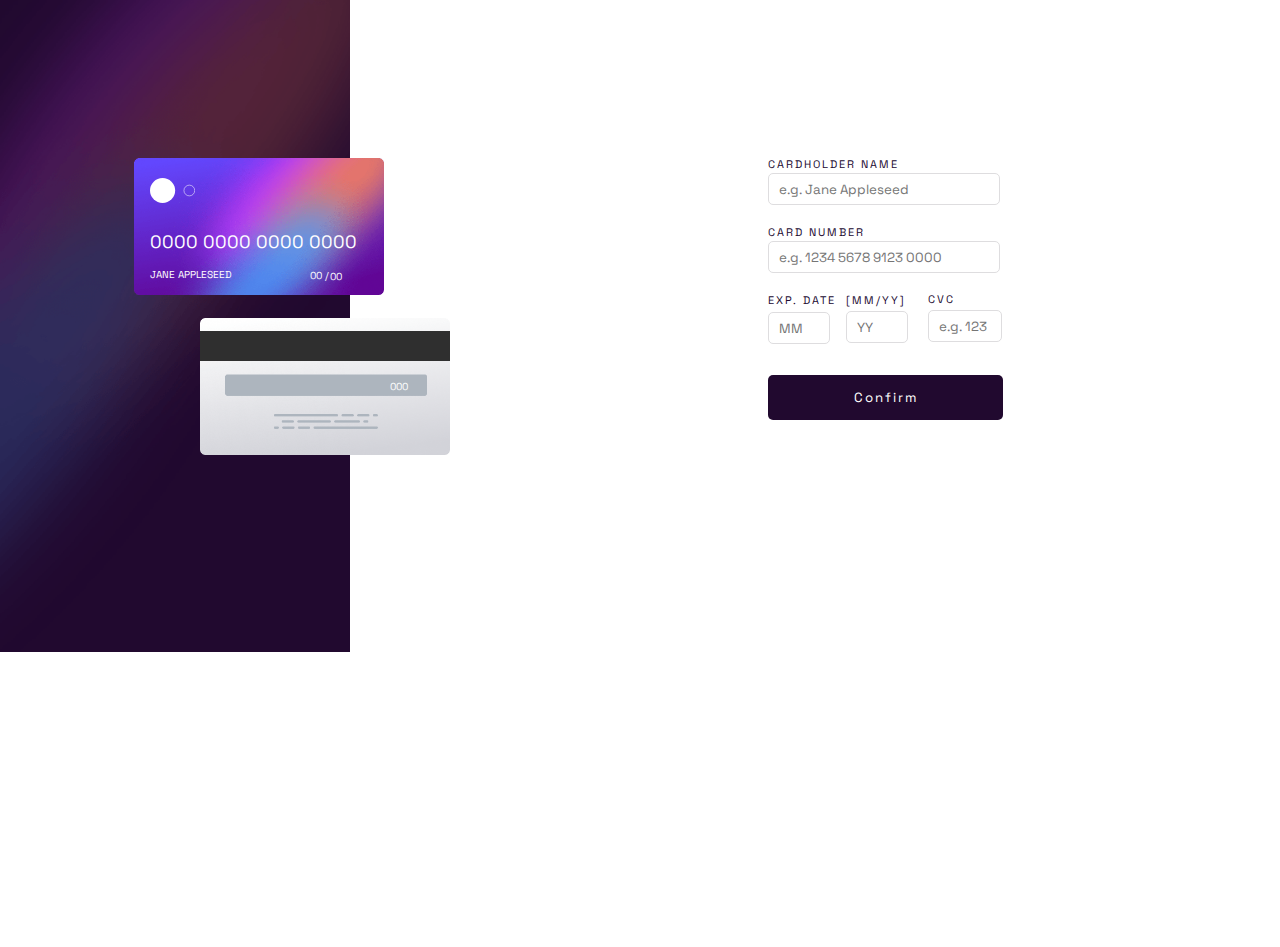
<file: index.html>
<!DOCTYPE html>
<html lang="en">
<head>
    <meta charset="UTF-8">
    <meta http-equiv="X-UA-Compatible" content="IE=edge">
    <meta name="viewport" content="width=device-width, initial-scale=1.0">
    <title>interactive card details form</title>
    <link rel="stylesheet" href="style.css">
    <link rel="stylesheet" href="https://fonts.googleapis.com/css?family=Space+Grotesk">
    <script src="index.js"></script>
</head>
<body>
    <div class="container">
        <div class="top-section"></div>
            <div class="picturebackground">
                <picture>
                    <source media="(min-width: 800px)" srcset="images/bg-main-desktop.png">
                    <source media="(max-width: 799px)" srcset="images/bg-main-mobile.png">
                    <img src="images/bg-main-mobile.png" alt="">
                </picture>
            </div>
            <div class="card">
                <img class="img1" src="images/bg-card-back.png" alt="">
                <img class="img2" src="images/bg-card-front.png" alt="">
                <p id="input1"  class="card-number-display">0000 0000 0000 0000</p>
                <p id="input2"  class="cardholder-display">JANE APPLESEED</p>
                <p id="input3" class="expiry-month-display">00</p>
                <p  class="expiry-divider-display">/</p>
                <p id="input4"  class="expiry-year-display">00</p>
                <p  id="input5" class="cvc-display">000</p>
                <p id="total"></p>
                <div class="card-logo"><img src="images/card-logo.svg" alt=""></div>
            </div>
        </div>
        <div class="form">
            <div class="card-holder-name">
                <label for="">CARDHOLDER NAME</label>
                <input 
                type="text"
                 id="cardholder-name"
                 placeholder="e.g. Jane Appleseed" 
                 oninput="inputName()"
                >
                <p id="demo2"></p>
            </div>
            <div class="card-number">
                <label for="">CARD NUMBER</label>
                <input
                  class="card-number"
                  type="tel" 
                  oninput="return inputCardNum()" 
                  id="card-number" 
                  placeholder="e.g. 1234 5678 9123 0000"
                >
                <p id="demo"></p>
            </div>
            <div class="exp-date">
                
                <div class="expiry-month">
                     <label for="">EXP. DATE</label>
                    <input
                        id="inputM"
                        class="mm"
                        type="text"
                        placeholder="MM"
                        oninput="inputMM()"
                    >
                    <p id="demo3"></p>
                </div>
                <div class="expiry-year"> 
                    <label for="">[MM/YY]</label>
                    <input
                        id="inputY"
                        class="yy"
                        type="text"
                        placeholder="YY"
                        oninput="inputYY()"
                    >
                    <p id="demo4"></p>
                </div>  
                
            </div>
            <div class="cvc">
                <label for="">CVC</label>
                <input 
                    id="CVC"
                    type="text" 
                    name="CVC" 
                    placeholder="e.g. 123" 
                    oninput="inputCVC()" 
                >
                <p id="demo5"></p>
            </div>
            
            <button type="submit" onclick="submitForm()">Confirm</button>
        </div>
    </div>
    <script src="index.js"></script>
</body>
</html>
</file>
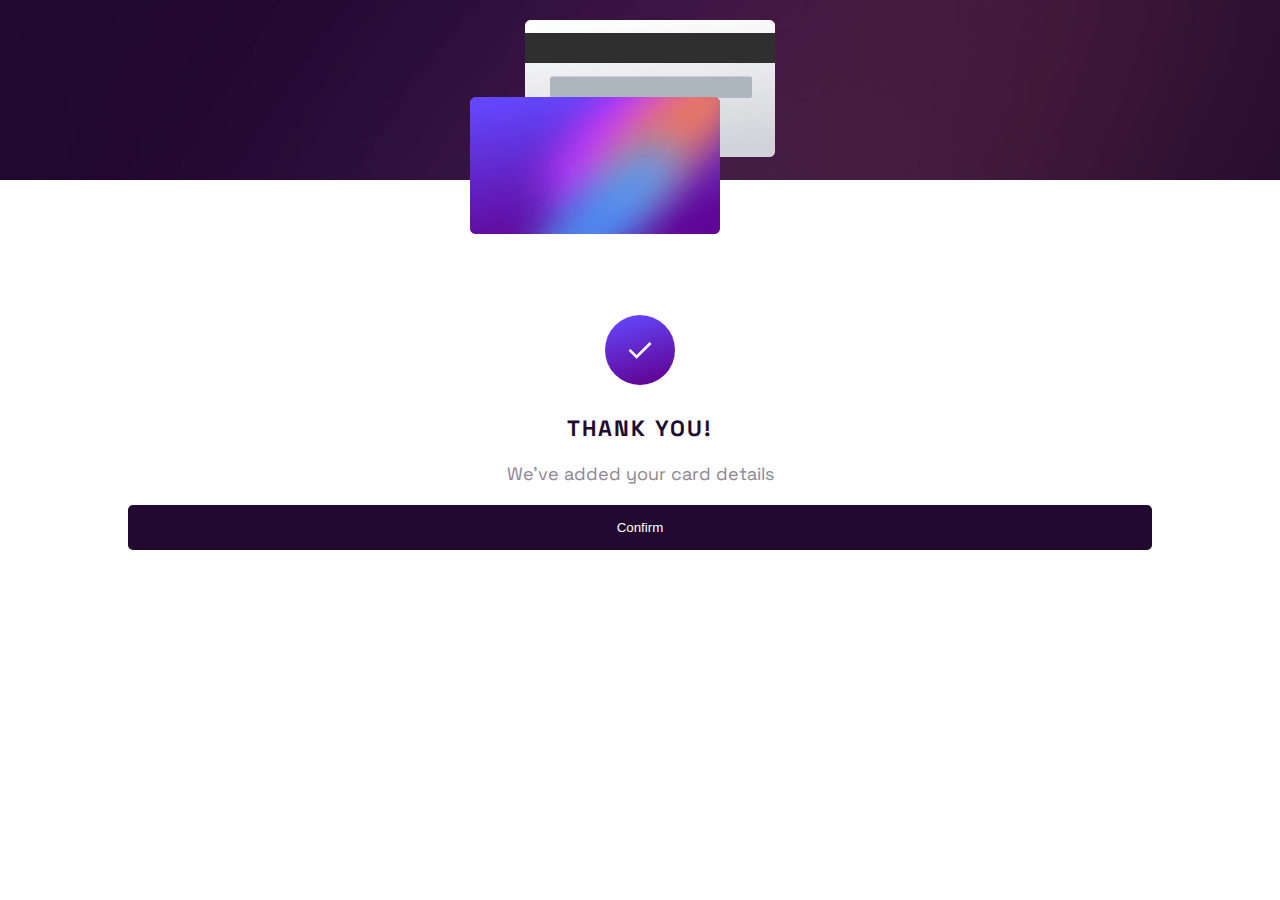
<file: submissionform.html>
<!DOCTYPE html>
<html lang="en">
<head>
    <meta charset="UTF-8">
    <meta http-equiv="X-UA-Compatible" content="IE=edge">
    <meta name="viewport" content="width=device-width, initial-scale=1.0">
    <title>Document</title>
    <link rel="stylesheet" href="style2.css">
     <link rel="stylesheet" href="https://fonts.googleapis.com/css?family=Space+Grotesk">
</head>
<body>
     <div class="container">
        <div class="top-section">
            <img class="img1" src="images/bg-card-back.png" alt="">
            <img class="img2" src="images/bg-card-front.png" alt="">
        </div>
        <div class="bottom">
            <div class="image"><img src="images/icon-complete.svg" alt=""></div>
            <h1>THANK YOU!</h1>
            <P>We've added your card details</P>
        </div>
        <button><a href="#">Confirm</a></button>
     </div>
</body>
</html>
</file>
<file: style.css>
*{
    margin: 0;
    padding: 0;
}
.container{
    margin: auto;
    display: flex;
    flex-direction: column;
}
.top-section picture{
    width: 100%;
} 
picture img{
    height: 180px;
    width: 100%;
}
.top-section img{

}
.form{
    margin-top: -220px;
    margin-left: 20px;
}
.card{
    margin-top: -30px;
}
.img1{
    height: 200px;
    width: 250px;
    top: -180px;
    left: 100px;
    position: relative;
    object-fit: contain;
}
.img2{
    height: 200px;
    width: 250px;
    top: 50px;
    left: 40px;
    object-fit: contain;
    position: absolute;
}
.card-number-display,.cardholder-display,
.expiry-month-display,.expiry-divider-display,
.expiry-year-display,.cvc-display{
    position: relative;
    color: white;
    font-family: "Space Grotesk";
}
.card-number-display{
    top: -200px;
    left: 50px;
    font-size: 18px;
}
.cardholder-display{
    top: -190px;
    font-size: 10px;
    left: 50px;
}
.expiry-month-display{
    top: -205px;
    left: 220px;
    font-size: 10px;
}
.expiry-divider-display{
    top: -218px;
    left: 235px;
    font-size: 10px;
}
.expiry-year-display{
    top: -230px;
    left: 240px;
    font-size: 10px;
}
.cvc-display{
     top: -367px;
    left: 290px;
    font-size: 10px;
}
.card-logo{
    position: relative;
    top: -347px;
    left: 50px;
}
.card-logo img{
    height: 25px;
}

input{
    padding-left: 10px;
    font-family: "Space Grotesk";
    height: 40px;
    border-radius: 5px;
    border: 1px solid;
    border-color: hsl(270, 3%, 87%);
}
label{
    font-family: "Space Grotesk";
    font-size: 11px;
    color: hsl(278, 68%, 11%);
    letter-spacing: 2px;
    margin-bottom: 0px;
}
.card-holder-name{
     display: flex;
    flex-direction: column;
}
.card-holder-name input{
    width: 77%;
    margin-top: 10px;
    margin-bottom: 20px;
}
#demo2{
    position: relative;
    bottom: 20px;
    font-size: 11px;
    font-family: "Space Grotesk";
    margin-left: 2px;
    color: hsl(0, 100%, 66%);
}
.card-number{
    display: flex;
    flex-direction: column;
}
.card-number input{
    margin-top: 10px;
    width: 77%;
    margin-bottom: 20px;
}
#demo{
    margin-left: 2px;
    position: relative;
    bottom: 20px;
    font-size: 11px;
    font-family: "Space Grotesk";
    color: hsl(0, 100%, 66%);
}
.exp-date{
    display: flex;
}
.expiry-month{
    display: flex;
    flex-direction: column;

}
.mm {
    width: 50px;
    margin-top: 10px;
}
#demo3{
    font-size: 8px;
    margin-top: 3px;
    color: hsl(0, 100%, 66%);
}




.expiry-year{
    margin-left: 10px;
    display: flex;
    flex-direction: column;
}

.yy{
    margin-top: 23px;
    position: absolute;
    margin-right: 100px;
    width: 50px;
}
#demo4{
    font-size: 8px;
    margin-top: 55px;
    color: hsl(0, 100%, 66%);
}

.cvc{
    position: relative;
    display: flex;
    flex-direction: column;
    margin-left: 170px;
    margin-top: -70px;
}
.cvc input{
    width: 100px;
    margin-top: 10px;
}
#demo5{
    font-size: 8px;
    color: hsl(0, 100%, 66%);
    margin-top: 3px;
}

button{
    color: white;
    font-family: "Space Grotesk";
    letter-spacing: 2px;
    margin-top: 30px;
    width: 80%;
    height: 45px;
    background-color:  hsl(278, 68%, 11%);
    border: none;
    border-radius: 5px;
    margin-left: px;
}

@media only screen and (min-width: 800px) {
   .form{
    margin-left: 60%;
    margin-top: -790px;
   }

   .img1{
    top:-340px;
    left: 200px;
    position: relative
   }
   .img2{
    position:relative;
    left: -120px;
    top: -500px;
   }
   .top-section picture{
    height: 100%;
   } 
   
   picture img{
    height: 100%;
    width: 350px;
   }
   .card-holder-name label{
    margin-bottom: -8px;
   }
   .card-holder-name input{
    height: 30px;
    width: 220px;
   }
   .card-number label{
    margin-bottom: -8px;
   }
   .card-number input{
    height: 30px;
    width: 220px;
   }
   .expiry-month label{
    margin-bottom: -5px;
   }
   .expiry-month input{
    height: 30px;
   }
   .expiry-year input{
    margin-top: 18px;
    height: 30px;
   }
   .cvc{
    margin-left: 160px;
   }
   .cvc label{
    margin-bottom: -6px;
   }
   .cvc input{
    width: 62px;
    height: 30px;
   }
   button{
    width: 235px;
   }
   .card-number-display{
    top: -600px;
    left: 150px;
   }
   .cardholder-display{
    top: -585px;
    left: 150px;
   }
.expiry-month-display{
    top: -597px;
    left: 310px;
}
.expiry-divider-display{
    top: -610px;
    left: 325px;
}
.expiry-year-display{
    top: -622px;
    left: 330px;
}
.cvc-display{
    top: -525px;
    left: 390px;
}
.card-logo{
    top: -740px;
    left: 150px;
}

}
</file>
<file: style2.css>
*{
    margin: 0;
    padding: 0;
}
.container{
    margin: auto;
    max-width: 100%;
}
.top-section{
    width: 100%;
    height: 180px;
    align-items: center;
    margin: auto;
    display: flex;
    flex-direction: column;
    background-image: url(images/bg-main-mobile.png);
    background-repeat: no-repeat;
    background-size: 100%;
}
.top-section img{
    height: 300px;
    width: 250px;
    object-fit: contain;
    position: relative;
}
.img1{
    margin-left: 20px;
    margin-top: 20px;
    position: relative;
}
.img2{
    margin-right: 90px;
    margin-top: -60px;
    position: relative;
}
.bottom{
    margin-top: 130px;
}
.image{
    text-align: center;
}
.image img{
    height: 80px;
    width: 70px;
    object-fit: contain;
}
.bottom h1{
    text-align: center;
    margin-bottom: 20px;
    font-size: 22px;
    color:  hsl(278, 68%, 11%);
    font-family:  "Space Grotesk";
    letter-spacing: 2px;
    margin-top: 20px;
}
.bottom p{
    font-size: 18px;
    text-align: center;
    font-family:  "Space Grotesk";
    color: hsl(279, 6%, 55%);
    margin-bottom: 20px;
}
button{
    display: block;
    margin: auto;
    background-color:  hsl(278, 68%, 11%);
    width: 80%;
    height: 45px;
    border: none;
    border-radius: 5px;

}
button a{
    color: white;
    text-decoration: none;
}
</file>
